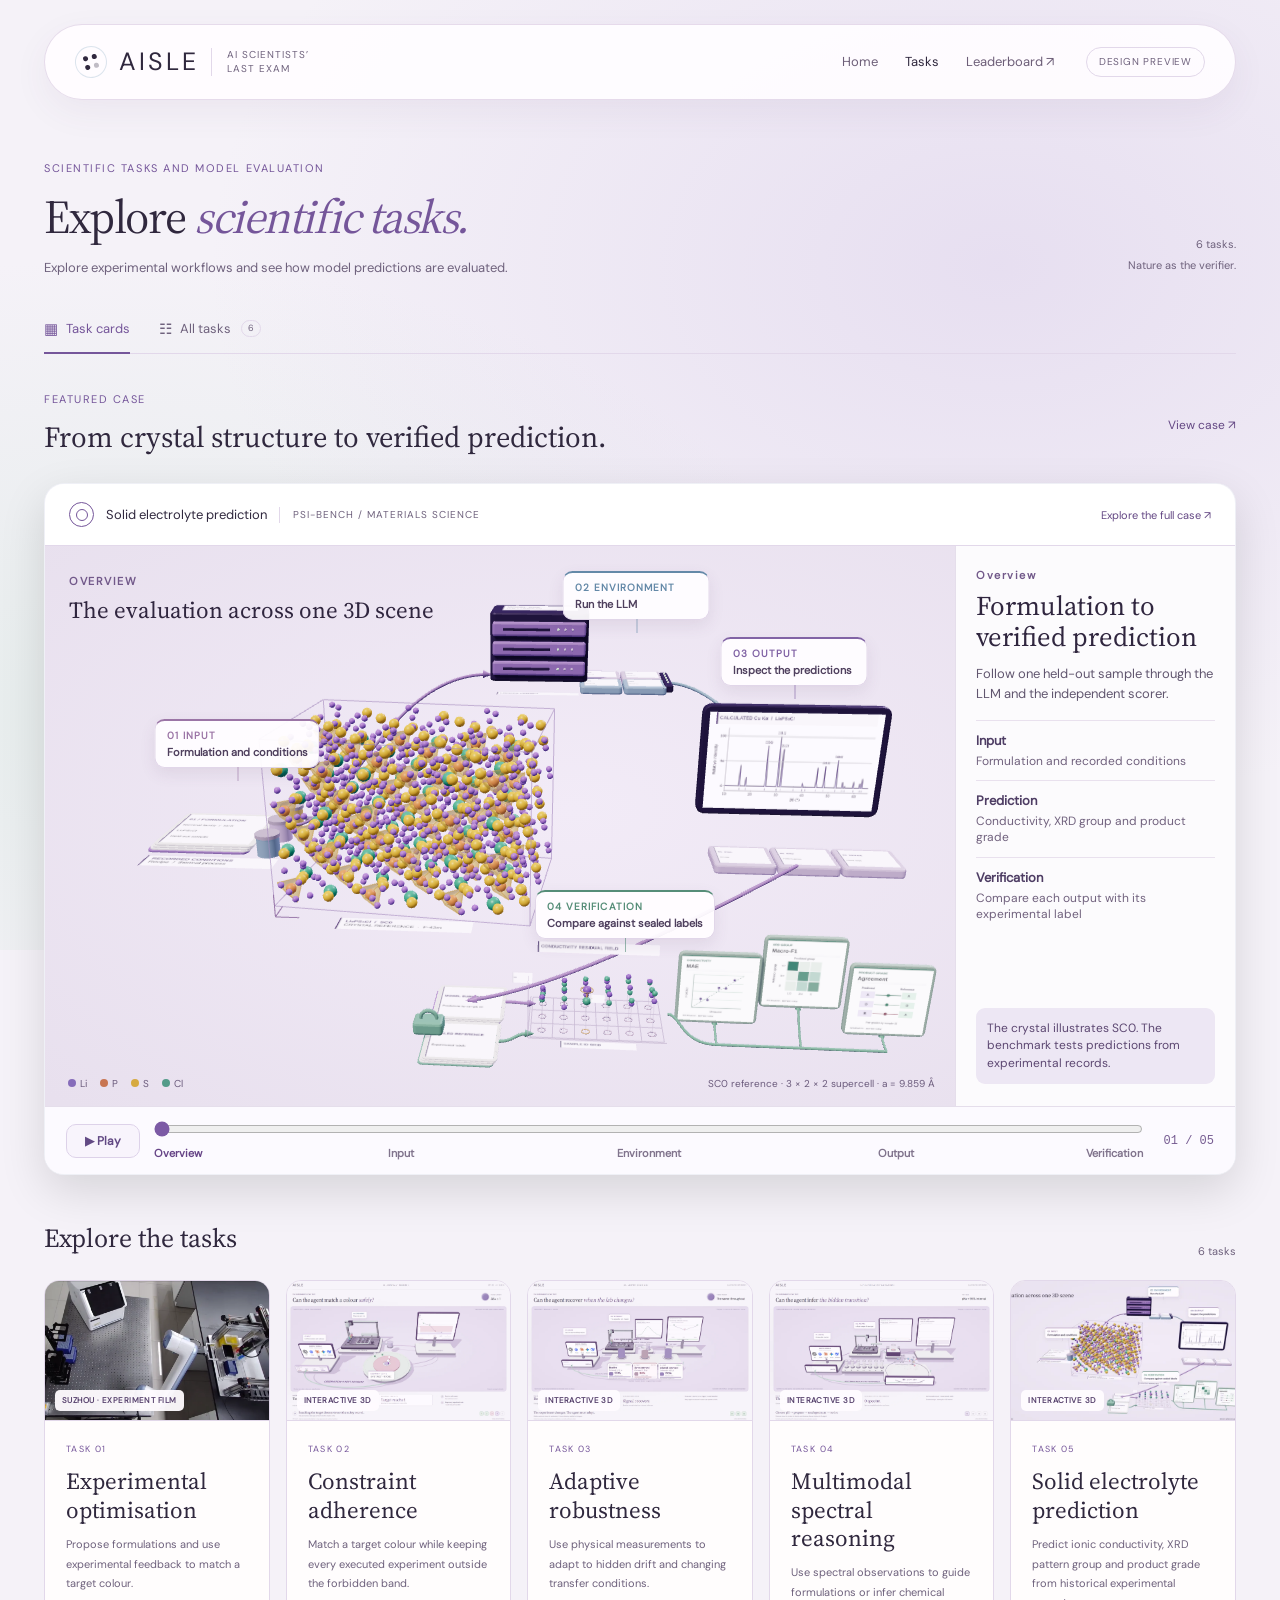
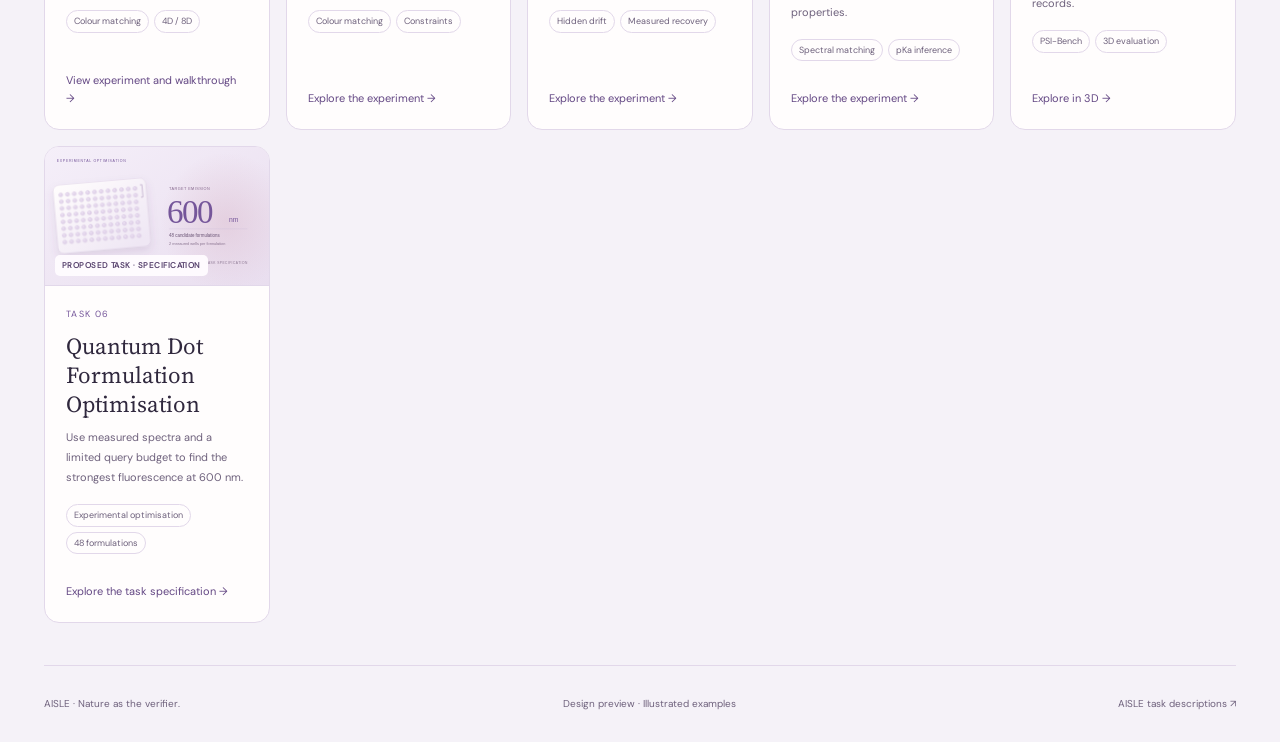
<file: index.html>
<!doctype html>
<html lang="en">
<head>
  <meta charset="utf-8">
  <meta name="viewport" content="width=device-width, initial-scale=1">
  <meta name="theme-color" content="#f5f2f8">
  <title>AISLE task card</title>
  <meta name="description" content="Explore AISLE tasks through illustrated experiments, an interactive solid electrolyte evaluation, and six task cards including quantum dot formulation optimisation.">
  <meta property="og:title" content="AISLE task card">
  <meta property="og:description" content="Explore AISLE tasks through illustrated experiments, an interactive solid electrolyte evaluation, and six task cards including quantum dot formulation optimisation.">
  <meta property="og:type" content="website">
  <meta property="og:image" content="https://yangsen-hub-dot.github.io/AISLE-task-card/assets/suzhou.webp">
  <link rel="stylesheet" href="style.css?v=quantum-dot-spec-1">
  <script src="app.js?v=interactive-20261106" defer></script>
  <link rel="stylesheet" href="assets/solid-feature.css?v=1">
  <script src="assets/solid-feature.js?v=1" defer></script>
</head>
<body data-page="catalog"><div id="app"></div></body>
</html>
</file>
<file: style.css>
@font-face{font-family:DM;src:url('assets/dm-sans.woff2') format('woff2');font-display:swap}
@font-face{font-family:Editorial;src:url('assets/source-serif.woff2') format('woff2');font-display:swap}
:root{color-scheme:light;--bg:#f5f2f8;--paper:#fffdfd;--ink:#30283e;--muted:#6f627d;--line:#e2d8ea;--accent:#75569a;--soft:#eee7f4;--gold:#75569a;--green:#644884;--serif:Editorial,'Songti SC','SimSun',serif;--sans:DM,'Microsoft YaHei',sans-serif}
*{box-sizing:border-box}html{scroll-behavior:smooth}body{margin:0;background:var(--bg);color:var(--ink);font-family:var(--sans);font-size:14px;line-height:1.65;-webkit-font-smoothing:antialiased}body:before{content:'';position:absolute;inset:0 0 auto;height:950px;z-index:-1;background:radial-gradient(ellipse at 78% 28%,#c6b2df4d 0,transparent 56%),radial-gradient(ellipse at 9% 75%,#d5e6de7a 0,transparent 45%);pointer-events:none}button,a,input{ -webkit-tap-highlight-color:transparent}button{font:inherit;cursor:pointer}a{color:inherit;text-decoration:none}button:focus-visible,a:focus-visible,summary:focus-visible{outline:3px solid #9976bc;outline-offset:5px}[hidden]{display:none!important}button{color:inherit}button:disabled{cursor:default}svg{display:block}h1,h2,h3,p{margin:0}.wrap{width:min(1320px,calc(100% - 88px));margin:auto}.header{margin-top:24px;height:76px;padding:0 30px;display:flex;align-items:center;gap:32px;border:1px solid rgba(176,151,194,.32);border-radius:44px;background:rgba(255,253,255,.92);box-shadow:0 12px 35px #5b3a7710}.brand{display:flex;align-items:center;gap:12px}.brandmark{display:grid;grid-template-columns:repeat(2,5px);gap:4px;transform:rotate(-14deg);padding:8px;border:1px solid #b7cbdc80;border-radius:50%;width:32px;height:32px;place-content:center}.brandmark i{width:5px;height:5px;border-radius:50%;background:var(--accent)}.brandmark i:last-child{opacity:.3}.brand strong{font-size:25px;letter-spacing:.12em;font-weight:400}.brand-sub{padding-left:15px;border-left:1px solid var(--line);font-size:10px;line-height:1.4;letter-spacing:.1em;color:var(--muted)}.header nav{display:flex;gap:27px;margin-left:auto;align-items:center}.header nav a{color:#6d5e78;font-size:13px}.header nav a.active{color:var(--accent)}.prototype{padding:6px 12px;border:1px solid var(--line);border-radius:20px;font-size:10px;letter-spacing:.08em;color:var(--muted)}.intro{display:flex;align-items:end;justify-content:space-between;margin:56px auto 25px;gap:20px}.eyebrow{font-size:11px;letter-spacing:.14em;text-transform:uppercase;color:var(--accent);font-weight:400}.intro h1{font-family:var(--serif);font-size:47px;font-weight:400;line-height:1.17;letter-spacing:-1.5px;margin:10px 0 13px}.intro h1 em{font-weight:400;color:var(--accent)}.intro p{color:var(--muted);font-size:13px}.intro-note{color:var(--muted);font-size:11px;text-align:right;line-height:1.9;padding-bottom:3px}.view-tabs{display:flex;gap:29px;border-bottom:1px solid var(--line);margin-bottom:33px}.view-tabs button{background:none;border:0;padding:13px 0 12px;position:relative;font-size:13px;color:var(--muted);display:flex;align-items:center;gap:8px}.view-tabs button[aria-selected=true]{color:var(--accent)}.view-tabs button[aria-selected=true]:after{content:'';position:absolute;height:2px;background:var(--accent);left:0;right:0;bottom:-1px}.view-tabs .tab-icon{font-size:15px}.section-heading{display:flex;align-items:center;justify-content:space-between;gap:18px;margin-bottom:19px}.section-heading h2{font-family:var(--serif);font-size:29px;font-weight:400;line-height:1.45;margin:6px 0}.section-heading p{color:var(--muted);font-size:12px}.small-link{font-size:12px;color:var(--accent);white-space:nowrap;display:inline-flex;gap:14px;align-items:center}.small-link:hover{text-decoration:underline;text-underline-offset:4px}.case{border:1px solid #b9c9d524;border-radius:20px;background:var(--paper);overflow:hidden;box-shadow:0 16px 45px #00000020}.case-top{height:62px;display:flex;align-items:center;padding:0 24px;border-bottom:1px solid var(--line);gap:13px}.case-icon{width:25px;height:25px;border:1px solid var(--accent);border-radius:50%;display:grid;place-items:center}.case-icon:after{content:'';width:10px;height:10px;border:1px solid var(--accent);border-radius:50%}.case-top strong{font-size:13px;font-weight:400}.case-id{font-size:10px;letter-spacing:.1em;color:var(--muted);padding-left:13px;border-left:1px solid var(--line)}.top-actions{margin-left:auto;display:flex;gap:10px;align-items:center}.subtle-btn{border:1px solid var(--line);background:var(--paper);padding:7px 13px;border-radius:30px;font-size:11px;display:inline-flex;align-items:center;gap:7px}.subtle-btn:hover{background:var(--soft)}.status-dot{width:6px;height:6px;display:inline-block;border-radius:50%;background:var(--green);box-shadow:0 0 0 4px #b7cbdc12}.case-body{display:grid;grid-template-columns:minmax(0,1.55fr) minmax(310px,1fr)}.stage{min-height:430px;position:relative;background:radial-gradient(ellipse at 52% 80%,#d3bfeb55,transparent 65%),linear-gradient(115deg,#f1ebf6,#f6f1f8);overflow:hidden;border-right:1px solid var(--line)}.scene-topline{position:absolute;inset:22px 23px auto;display:flex;justify-content:space-between;align-items:center;z-index:2;font-size:10px;letter-spacing:.1em;color:#6f627d}.scene-status{display:flex;gap:7px;align-items:center}.scene-status:before{content:'';width:5px;height:5px;background:#75569a;border-radius:50%}.scene-title{position:absolute;top:51px;left:23px;font-family:var(--serif);font-size:21px;z-index:2;font-weight:400}.scene-svg{width:100%;height:auto;min-height:430px;overflow:visible}.scene-svg text{font-family:var(--sans)}.scene-caption{position:absolute;bottom:16px;left:23px;color:#6f627d;font-size:10px}.hotspot{position:absolute;border:1px solid #b9c9d538;background:#fffcffed;box-shadow:0 8px 22px #00000026;border-radius:10px;padding:10px 14px;text-align:left;min-width:146px;transition:transform .2s,border-color .2s,box-shadow .2s}.hotspot:hover{transform:translateY(-3px);border-color:#d2b58b80}.hotspot small{color:#75569a;font-size:9px;letter-spacing:.1em;display:block}.hotspot strong{font-size:12px;font-weight:400;display:block;margin:2px 0}.hotspot span{font-size:10px;color:var(--muted)}.hotspot.active{border-color:#75569a;box-shadow:0 0 0 3px #d2b58b18}.hotspot:after{content:'↗';position:absolute;right:12px;top:9px;color:#75569a;font-size:11px}.hotspot-input{top:111px;left:5%}.hotspot-action{top:92px;right:6%}.hotspot-feedback{bottom:58px;left:6%}.hotspot-verify{bottom:68px;right:5%}.scene-svg .node{opacity:.68;transition:opacity .4s}.scene-svg[data-phase=overview] .node,.scene-svg[data-phase=input] .node-input,.scene-svg[data-phase=action] .node-action,.scene-svg[data-phase=feedback] .node-feedback,.scene-svg[data-phase=verify] .node-verify{opacity:1}.scene-svg .flow-line{stroke:#92adcc55;stroke-width:1;fill:none}.scene-svg .active-line{stroke:#75569a;stroke-width:1.7;stroke-dasharray:5 6}.side{padding:27px 28px 22px;display:flex;flex-direction:column;min-height:430px}.side-index{font-size:10px;letter-spacing:.14em;color:var(--accent)}.side h3{font-family:var(--serif);font-size:28px;font-weight:400;margin:9px 0 8px;line-height:1.4}.side-copy{font-size:12px;line-height:1.9;color:#6d5e78;max-width:400px;min-height:45px}.facts{margin:22px 0 17px;border-top:1px solid var(--line)}.fact{display:grid;grid-template-columns:85px 1fr;gap:14px;padding:12px 0;border-bottom:1px solid var(--line);font-size:11px}.fact dt{color:#6f627d}.fact dd{margin:0;color:#30283e}.side-foot{margin-top:auto;display:flex;align-items:center;justify-content:space-between;gap:10px}.side-note{font-size:10px;color:#6f627d;max-width:215px}.text-btn{background:transparent;border:0;color:var(--accent);padding:5px 0;font-size:11px;white-space:nowrap}.text-btn:hover{text-decoration:underline;text-underline-offset:4px}.case-bottom{display:flex;align-items:center;justify-content:space-between;padding:15px 20px;border-top:1px solid var(--line);gap:15px}.steps{display:flex;gap:3px;align-items:center;padding:4px;border:1px solid var(--line);background:#f5f2f8;border-radius:30px}.steps button{border:0;background:transparent;color:#6f627d;border-radius:22px;padding:8px 15px;font-size:11px;white-space:nowrap}.steps button small{font-size:9px;margin-right:5px;opacity:.7}.steps button[aria-pressed=true]{color:var(--accent);background:var(--paper);box-shadow:0 1px 5px #00000022}.step-progress{font-size:10px;color:#6f627d;letter-spacing:.06em}.primary-btn{display:inline-flex;align-items:center;justify-content:center;gap:24px;border:0;background:var(--accent);color:#30283e;border-radius:30px;padding:11px 21px;font-size:12px}.primary-btn:hover{background:#e7dcf0}.case-caption{display:flex;justify-content:space-between;align-items:center;margin:11px 3px 0;font-size:10px;color:#6f627d;gap:20px}.catalog-section{margin-top:55px}.catalog-head{display:flex;justify-content:space-between;align-items:end;margin-bottom:20px}.catalog-head h2{font-family:var(--serif);font-weight:400;font-size:27px}.catalog-head p{font-size:11px;color:var(--muted)}.card-grid{display:grid;grid-template-columns:1fr 1fr;gap:28px}.task-card{display:grid;grid-template-columns:1fr 1.05fr;background:var(--paper);border:1px solid var(--line);border-radius:16px;overflow:hidden;transition:transform .25s,box-shadow .25s}.task-card:hover{transform:translateY(-4px);box-shadow:0 14px 35px #00000030}.card-image{position:relative;min-height:236px;background:#f1ebf6;overflow:hidden}.card-image img{width:100%;height:100%;object-fit:cover;position:absolute;transition:transform .4s}.task-card:hover img{transform:scale(1.04)}.card-image:after{content:'';position:absolute;inset:0;background:linear-gradient(0deg,#6f567b70,transparent 50%)}.image-label{position:absolute;z-index:1;left:17px;bottom:16px;color:#30283e;font-size:10px;letter-spacing:.07em}.play-disc{position:absolute;top:16px;right:16px;width:30px;height:30px;border-radius:50%;background:#fffcffe0;display:grid;place-items:center;color:#30283e;font-size:10px}.card-content{padding:24px;display:flex;flex-direction:column}.card-content .eyebrow{font-size:9px;letter-spacing:.08em}.card-content h3{font-family:var(--serif);font-weight:400;font-size:24px;margin:9px 0}.card-content p{font-size:11px;color:var(--muted);line-height:1.9}.card-tags{display:flex;gap:7px;margin:18px 0;font-size:9px;color:#6f627d}.card-tags span{border:1px solid var(--line);padding:3px 8px;border-radius:20px}.card-cta{font-size:11px;color:var(--accent);margin-top:auto;display:flex;justify-content:space-between;align-items:center}.editorial-note{padding:18px 8px 18px 27px;display:flex;flex-direction:column;justify-content:center}.editorial-note .eyebrow{font-size:10px}.editorial-note h3{font-family:var(--serif);font-weight:400;font-size:27px;line-height:1.6;margin:10px 0 14px}.editorial-note p{max-width:400px;color:var(--muted);font-size:12px;line-height:1.9}.loop-words{display:flex;gap:13px;font-size:10px;align-items:center;color:#644884;margin-top:21px}.loop-words i{font-style:normal;color:#7d698b}.site-footer{display:flex;justify-content:space-between;padding:30px 0;margin-top:55px;border-top:1px solid var(--line);font-size:10px;color:#6f627d;gap:20px}.site-footer a:hover{color:var(--accent)}.list-intro{margin:22px 0 20px;color:var(--muted);font-size:13px}.task-list{border:1px solid var(--line);background:var(--paper);border-radius:15px;overflow:hidden}.list-head,.list-row{display:grid;grid-template-columns:minmax(0,1fr) 140px 100px;gap:20px;padding:17px 24px;align-items:center}.list-head{font-size:10px;color:var(--muted);background:#f1ebf6;border-bottom:1px solid var(--line)}.list-row{padding-top:25px;padding-bottom:25px}.list-row:hover{background:#f1ebf6}.list-row strong{font-size:15px;font-weight:400}.list-row p{font-size:11px;color:var(--muted);margin-top:5px}.list-row .list-category{font-size:11px;color:var(--accent)}.list-row .list-budget{font-size:11px}.detail-intro{margin-top:34px}.back-link{font-size:11px;color:var(--muted);display:inline-block;margin-bottom:24px}.back-link:hover{color:var(--accent)}.detail-title{font-family:var(--serif);font-size:47px;line-height:1.4;font-weight:400;margin:11px 0}.detail-title em{color:var(--accent);font-style:normal}.detail-description{font-size:13px;color:var(--muted);max-width:650px;margin-bottom:23px}.meta-row{display:flex;gap:25px;flex-wrap:wrap;font-size:10px;color:#6f627d;margin-bottom:29px}.meta-row span+span{padding-left:24px;border-left:1px solid #e2d8ea}.detail-layout{display:grid;grid-template-columns:190px minmax(0,1fr);gap:52px;margin-top:50px}.toc{display:flex;flex-direction:column;gap:14px;font-size:11px;color:var(--muted);padding-top:6px;align-self:start;position:sticky;top:24px}.toc a:first-child{color:var(--accent)}.detail-section{padding-bottom:32px;margin-bottom:30px;border-bottom:1px solid var(--line);scroll-margin-top:25px}.detail-section h2{font-family:var(--serif);font-size:28px;font-weight:400;margin-bottom:15px}.detail-section p{color:#6d5e78;font-size:12px;line-height:2;max-width:850px}.io-grid{display:grid;grid-template-columns:1fr 1fr;gap:30px;margin-top:23px}.io-item{border-top:1px solid #c9d6e530;padding:15px 0 5px}.io-item .eyebrow{font-size:10px}.io-item h3{font-size:14px;font-weight:400;margin:6px 0}.io-item p{font-size:11px}.source-links{display:flex;gap:22px;flex-wrap:wrap;margin-top:20px}.source-links a{font-size:11px;color:var(--accent);text-decoration:underline;text-underline-offset:4px}.source-detail{border-top:1px solid var(--line);margin-top:22px;padding-top:17px}.source-detail summary{cursor:pointer;font-size:11px;color:var(--muted)}.source-detail p{margin-top:12px;font-size:11px}.video-dialog{width:min(1000px,calc(100% - 32px));border:1px solid var(--line);border-radius:18px;padding:0;background:var(--paper);color:var(--ink);box-shadow:0 30px 90px #00000066}.video-dialog::backdrop{background:#6556778c;backdrop-filter:blur(8px)}.dialog-head{display:flex;align-items:center;justify-content:space-between;padding:17px 22px}.dialog-head strong{font-size:13px;font-weight:400}.close-btn{border:1px solid var(--line);background:var(--paper);border-radius:50%;width:32px;height:32px;font-size:19px}.video-dialog video{width:100%;display:block;background:#f5f2f8;max-height:65vh}.dialog-caption{padding:14px 22px;color:var(--muted);font-size:11px}.media-error{padding:12px 22px;color:#9e4e64}.case:fullscreen{background:var(--bg);display:flex;flex-direction:column;border-radius:0;overflow:auto}.case:fullscreen .case-body{flex:1}.case:fullscreen .stage{display:grid;place-items:center}.case:fullscreen .scene-svg{max-height:700px}.case:fullscreen .side{justify-content:center}.case:fullscreen .facts{margin-top:35px}.case:fullscreen .side-foot{margin-top:35px}
@media(min-width:1550px){.stage,.side{min-height:460px}.scene-svg{min-height:460px}.hotspot-input{top:120px}.hotspot-action{top:105px}.hotspot-feedback{bottom:68px}.hotspot-verify{bottom:78px}}
@media(max-width:1100px){.wrap{width:calc(100% - 48px)}.brand-sub{display:none}.case-body{grid-template-columns:1.25fr 1fr}.side{padding:24px 22px}.side h3{font-size:25px}.hotspot{min-width:123px;padding:8px 10px}.hotspot-input{left:3%;top:109px}.hotspot-action{right:3%;top:94px}.hotspot-feedback{left:3%}.hotspot-verify{right:3%}.steps button{padding:8px 11px}.step-progress{display:none}.card-grid{grid-template-columns:1.3fr 1fr}.task-card{grid-template-columns:1fr}.card-image{min-height:170px}.card-content{padding:20px}.editorial-note{padding:20px}.scene-title{font-size:19px}}
@media(max-width:760px){.wrap{width:calc(100% - 32px)}.header{margin-top:14px;padding:0 19px;height:63px;gap:15px}.brand strong{font-size:21px}.brandmark{width:27px;height:27px}.header nav{gap:16px}.header nav a{font-size:11px}.header nav a:first-child{display:none}.prototype{display:none}.intro{margin-top:34px}.intro h1{font-size:37px}.intro p{font-size:12px}.intro-note{display:none}.section-heading{align-items:start}.section-heading h2{font-size:24px}.section-heading .small-link{display:none}.case-body{grid-template-columns:1fr}.stage{border-right:0;border-bottom:1px solid var(--line);min-height:375px}.scene-svg{min-height:375px;height:auto;aspect-ratio:720/430}.side{min-height:340px;padding:23px}.side h3{font-size:27px}.side-copy{max-width:none;min-height:0}.facts{margin-top:18px}.fact{padding:10px 0}.case-top{padding:0 15px;height:55px}.case-id{font-size:9px}.case-top strong{font-size:11px}.top-actions .source-button{display:none}.top-actions{gap:6px}.subtle-btn{padding:6px 10px;font-size:10px}.case-bottom{flex-wrap:wrap;padding:13px;gap:12px}.steps{width:100%;justify-content:space-between}.steps button{padding:8px 12px}.primary-btn{margin-left:auto;padding:9px 18px;font-size:11px}.step-progress{display:block}.case-caption{align-items:start;font-size:9px}.case-caption .small-link{font-size:10px}.hotspot-input{top:100px;left:5%}.hotspot-action{top:85px;right:5%}.hotspot-feedback{bottom:50px;left:5%}.hotspot-verify{bottom:60px;right:5%}.scene-topline{top:18px}.scene-title{top:43px}.card-grid{grid-template-columns:1fr}.task-card{grid-template-columns:1fr 1.05fr}.card-image{min-height:240px}.editorial-note{display:none}.catalog-section{margin-top:35px}.catalog-head h2{font-size:25px}.site-footer{margin-top:35px;flex-direction:column;gap:8px}.detail-title{font-size:34px}.detail-layout{grid-template-columns:1fr;margin-top:35px;gap:25px}.toc{flex-direction:row;flex-wrap:wrap;gap:20px;position:static}.io-grid{gap:20px}.list-head,.list-row{grid-template-columns:minmax(0,1fr) 90px;gap:15px;padding-left:16px;padding-right:16px}.list-budget{display:none}.meta-row{gap:14px}.meta-row span+span{padding-left:14px}.detail-description{font-size:12px}}
@media(max-width:420px){.wrap{width:calc(100% - 24px)}.header nav{gap:12px}.header nav a:nth-child(3){display:none}.section-heading h2{font-size:22px}.case-id{display:none}.case-body{display:block}.stage{min-height:345px}.scene-svg{min-height:345px}.scene-title{font-size:17px}.hotspot{min-width:112px;padding:8px}.hotspot strong{font-size:11px}.hotspot span{font-size:9px}.hotspot:after{right:8px}.hotspot-input{top:89px}.hotspot-action{top:85px}.hotspot-feedback{bottom:48px}.hotspot-verify{bottom:48px}.scene-caption{font-size:9px;left:16px;bottom:12px}.steps button{padding:7px 9px;font-size:10px}.steps button small{margin-right:3px}.card-grid{display:block}.task-card{grid-template-columns:1fr}.card-image{min-height:190px}.card-content{padding:21px}.io-grid{grid-template-columns:1fr}.catalog-head p{font-size:10px}.intro h1{font-size:33px}}
@media(prefers-reduced-motion:reduce){*{scroll-behavior:auto!important;transition:none!important;animation:none!important}}
/* Keep the English edition comfortable at every viewport. */
.list-destination{display:inline-block;margin-top:8px;font-size:10px;letter-spacing:.02em;color:var(--accent)}
.list-row+.list-row{border-top:1px solid var(--line)}
.list-criterion{font-size:11px;color:#644884;overflow-wrap:anywhere}
.list-scope{margin:16px 2px 0;color:var(--muted);font-size:11px;max-width:820px}
.list-category{overflow-wrap:anywhere}
.side-copy,.fact dd,.side-note,.side-index{overflow-wrap:anywhere}
.fact{grid-template-columns:88px minmax(0,1fr)}
.side-index{line-height:1.7}
.hotspot{max-width:185px;padding-right:23px}
.hotspot strong{font-size:11px}
.hotspot span{font-size:9px}
.steps{flex-wrap:wrap}
.step-progress{display:none}
.case-bottom{flex-wrap:wrap}
.scene-title{max-width:calc(100% - 46px);font-size:20px}
.case-top{flex-wrap:wrap;height:auto;min-height:62px;padding-top:12px;padding-bottom:12px}
.top-actions{flex-wrap:wrap}
.card-tags{flex-wrap:wrap}
.card-content h3{line-height:1.35}
.side-foot{flex-wrap:wrap}
.scene-status{font-size:9px;letter-spacing:.02em}
.scene-caption{max-width:calc(100% - 40px)}
.list-head,.list-row{grid-template-columns:minmax(0,1fr) 145px 115px}
@media(max-width:1100px){.steps button{padding:8px 9px}.hotspot{max-width:160px}.scene-title{font-size:18px}.hotspot-input{left:3%}.hotspot-action{right:3%}}
@media(max-width:760px){.hotspot{max-width:160px}.steps{justify-content:flex-start}.steps button{padding:8px 10px}.step-progress{display:none}.case-top .case-id{display:none}.case-top strong{font-size:12px}.case-caption{flex-wrap:wrap;gap:5px}.case-caption .small-link{margin-left:auto}.list-head,.list-row{grid-template-columns:minmax(0,1fr) 110px}.list-budget{display:none}.scene-title{font-size:19px}.meta-row{row-gap:8px}}
@media(max-width:420px){.scene-topline{left:16px;right:16px;font-size:8px;letter-spacing:.04em}.scene-status{font-size:8px}.scene-title{font-size:17px;left:16px}.hotspot{min-width:0;width:44%;max-width:150px;padding:8px 17px 8px 9px}.hotspot strong{font-size:10px}.hotspot span{font-size:8px}.hotspot-input,.hotspot-feedback{left:4%}.hotspot-action,.hotspot-verify{right:4%}.steps button{padding:7px 8px;font-size:10px}.steps button small{display:none}.header{padding:0 15px}.brand strong{font-size:19px}.brand{gap:9px}.header nav{gap:12px}.header nav a:nth-child(3){display:none}.case-top{gap:8px}.case-top strong{font-size:11px}.case-icon{width:21px;height:21px}.subtle-btn{padding:6px 8px}.top-actions{gap:5px}.side-note{max-width:100%}.io-item h3{font-size:13px}}
@media(max-width:760px){.list-row>.list-criterion{grid-column:1/-1;font-size:11px;border-top:1px solid #e2d8ea;padding-top:9px}.list-head>.list-criterion{display:none}.list-row{row-gap:12px}.list-row p{font-size:11px}.list-row .list-category{font-size:10px}}

/* Light lavender palette shared by the catalogue and case pages. */
::selection{background:#e3d7f1;color:var(--ink)}
.header nav a.active{color:var(--ink)}
.intro h1 em,.detail-title em{color:#75569a}
.small-link,.text-btn,.source-links a,.card-cta,.list-destination{color:#644884}
.primary-btn{background:#eee5f5;color:#563a79;border:1px solid #ba9ed2}
.primary-btn:hover{background:#e7dbf1;border-color:#9976bc}
.steps button[aria-pressed=true]{background:#e8dff2;color:#30283e;box-shadow:inset 0 0 0 1px #b7cbdc28}
.hotspot.active{border-color:#d2b58b99;box-shadow:0 0 0 3px #d2b58b12}
.hotspot span{color:#6d5e78}
.brandmark i{background:#30283e}
.side-index,.eyebrow{color:#75569a}
.stage{background:radial-gradient(ellipse at 52% 80%,#d9cce959,transparent 68%),linear-gradient(115deg,#f1ebf6,#f7f3fa)}
.scene-svg .node{opacity:.85}
.scene-svg .flow-line{stroke:#92adcc66}
.scene-svg .active-line{stroke:#d2b58b99}
.scene-svg text{fill:#644884}
.case,.task-list,.task-card{background:#fffdfd}
.list-head{background:#f7f3fa}
.list-row:hover{background:#f0e8f6}
.list-row .list-category{color:#644884}
.side-note{color:#6f627d}
.play-disc{border:1px solid #b7cbdc44;color:#30283e}
.scene-status:before{background:#75569a}

/* Compact task catalogue and animated experimental case. */
.case-top{flex-wrap:wrap;gap:12px}
.film-trigger{margin-left:auto}
.case-body{grid-template-columns:minmax(0,1.65fr) minmax(300px,1fr)}
.stage{min-height:440px;display:flex;align-items:center}
.scene-svg{width:100%;height:auto;min-height:0;aspect-ratio:720 / 430;overflow:visible}
.scene-svg text{font-family:var(--sans);fill:#644884}
.scene-svg .scene-label{font-size:10px;letter-spacing:1.3px}
.scene-svg .component-label{font-size:12px;fill:#30283e}
.scene-topline{top:22px;left:24px;right:24px;pointer-events:none}
.scene-caption{bottom:18px;left:24px;right:24px;max-width:none;display:flex;justify-content:space-between;gap:12px;font-size:10px}
.scene-caption span:last-child{opacity:.65}
.side{min-height:440px;padding:30px 30px 25px}
.side>.eyebrow{font-size:9px;letter-spacing:.12em}
.side h3{font-size:32px;line-height:1.22;margin:15px 0 12px}
.side-copy{min-height:0;font-size:12px;line-height:1.8}
.case-stats{display:flex;gap:33px;margin:24px 0;padding-bottom:22px;border-bottom:1px solid var(--line)}
.case-stats>div{display:flex;flex-direction:column;gap:2px}
.case-stats strong{font-family:var(--serif);font-size:29px;font-weight:400;line-height:1.2;color:#75569a}
.case-stats span{font-size:10px;color:var(--muted)}
.phase-copy{min-height:102px;margin-bottom:15px}
.phase-copy h4{font-size:14px;font-weight:500;margin:8px 0 5px}
.phase-copy p{font-size:11px;color:var(--muted);line-height:1.75;max-width:350px}
.side>.small-link{font-size:11px;margin-top:auto;align-self:flex-start}
.case-bottom{padding:12px 19px;gap:10px}
.steps{gap:2px;flex-wrap:nowrap;padding:3px}
.steps button{padding:8px 12px;font-size:11px}
.playback{display:flex;align-items:center;gap:9px;margin-left:auto}
.playback .subtle-btn{min-width:80px;justify-content:center}
.restart-btn{border:1px solid var(--line);background:transparent;width:31px;height:31px;border-radius:50%;font-size:19px;color:var(--muted)}
.restart-btn:hover{color:var(--ink);border-color:#b7cbdc77}
.animation-track{height:2px;background:#b7cbdc10}
.animation-track span{display:block;height:100%;width:100%;background:#75569a;transform:scaleX(0);transform-origin:left}
.catalog-section{margin-top:42px}
.catalog-head h2,.list-heading h2{font-family:var(--serif);font-size:26px;font-weight:400}
.card-grid{display:grid;grid-template-columns:repeat(4,minmax(0,1fr));gap:16px}
.task-card{display:flex;flex-direction:column;min-width:0;border-radius:15px;transition:transform .2s,border-color .2s}
.task-card:hover{transform:translateY(-4px);border-color:#b7cbdc66}
.card-art{background:radial-gradient(ellipse at 50% 100%,#92adcc10,transparent 80%);border-bottom:1px solid var(--line);padding:12px 0}
.card-art svg{width:100%;height:auto}
.card-content{padding:21px;flex:1}
.card-content .eyebrow{font-size:9px;letter-spacing:.15em}
.card-content h3{font-size:23px;line-height:1.25;min-height:58px;margin:10px 0}
.card-content p{font-size:11px;line-height:1.8}
.card-tags{display:flex;flex-wrap:wrap;gap:5px;margin:16px 0 20px}
.card-tags span{font-size:9px;padding:3px 7px}
.card-cta{padding-top:8px;font-size:11px}
.tab-count{font-size:9px;border:1px solid var(--line);border-radius:20px;padding:0 6px;margin-left:2px}
.list-heading{display:flex;align-items:center;justify-content:space-between;margin:24px 0 18px}
.list-heading>span{font-size:11px;color:var(--muted)}
.list-row{grid-template-columns:30px minmax(0,1fr) 165px 20px;gap:24px;padding:30px 27px}
.list-number{font-size:11px;color:#75569a;align-self:start;padding-top:4px}
.list-main strong{font-family:var(--serif);font-size:23px;font-weight:400}
.list-main p{font-size:12px;line-height:1.8;max-width:650px;margin-top:7px}
.list-tags{display:flex;flex-direction:column;gap:6px;font-size:11px;color:#644884}
.list-arrow{font-size:20px;color:#644884}
.detail-intro{margin:30px 0 27px}
.detail-title{font-size:40px;line-height:1.23;margin:12px 0 15px}
.detail-description{margin-bottom:0}
.back-link{margin-bottom:22px}
.site-footer{margin-top:42px}
@media(min-width:1550px){.stage,.side{min-height:460px}.scene-svg{min-height:0}}
@media(max-width:1100px){
 .case-body{grid-template-columns:minmax(0,1.5fr) minmax(280px,1fr)}
 .side{padding:25px 23px}.side h3{font-size:29px}
 .card-grid{grid-template-columns:repeat(2,minmax(0,1fr));gap:20px}
 .card-content h3{min-height:0}.card-art{padding:5px 25px}
 .scene-topline{font-size:8px}.scene-status{font-size:8px}
}
@media(max-width:760px){
 .case-body{grid-template-columns:1fr}.stage{min-height:0;padding:32px 0 29px;border-right:0}
 .scene-svg{min-height:0}.scene-topline{left:18px;right:18px;top:16px}
 .scene-caption{left:18px;right:18px;bottom:13px;font-size:9px}
 .side{min-height:0;padding:24px}.side h3 br,.side-copy br{display:none}
 .side h3{font-size:29px;line-height:1.3}.side h3 br:after{content:' '}
 .case-stats{margin:18px 0;gap:35px;padding-bottom:17px}
 .case-stats>div{flex-direction:row;align-items:baseline;gap:7px}
 .case-stats strong{font-size:25px}.phase-copy{min-height:85px;margin-bottom:15px}
 .case-bottom{padding:12px;gap:12px}.steps{width:auto;justify-content:flex-start}
 .steps button{padding:8px 10px}.playback{margin-left:auto}
 .card-art{padding:10px 0}.card-content{padding:19px}
 .list-row{grid-template-columns:22px minmax(0,1fr) 18px;gap:13px;padding:23px 19px}
 .list-tags{grid-column:2;grid-row:2;flex-direction:row;flex-wrap:wrap;gap:15px;font-size:10px}
 .list-arrow{grid-column:3;grid-row:1}.list-main strong{font-size:22px}
 .list-main p{font-size:11px}.detail-title{font-size:34px}
}
@media(max-width:480px){
 .card-grid{display:grid;grid-template-columns:1fr;gap:17px}.card-art{padding:0 18px}
 .card-content h3{font-size:25px;min-height:0}.card-content p{font-size:12px}
 .case-top{padding:12px;gap:8px}.case-top strong{font-size:11px}.film-trigger{font-size:10px;padding:6px 9px}
 .case-top .case-id{display:none}.case-bottom{justify-content:center}.steps{width:100%;justify-content:space-between}
 .steps button{font-size:10px;padding:7px 9px}.steps button small{display:none}
 .playback{margin:0 0 0 auto}.side{padding:21px}.side h3{font-size:27px}
 .side>.eyebrow{font-size:8px}.case-stats{gap:25px}.case-stats span{font-size:9px}
 .scene-caption{font-size:8px;left:12px;right:12px}.scene-topline{left:12px;right:12px;font-size:7px}.scene-status{font-size:7px}
 .list-heading h2{font-size:25px}.list-main strong{font-size:21px}.detail-title{font-size:29px}
}

/* Illustrated colour-matching video inside the featured case. */
.stage.stage--video{display:flex;min-width:0;flex-direction:column;align-items:stretch;justify-content:center;gap:12px;padding:19px;background:#eeebf3}
.workflow-label,.workflow-caption{display:flex;justify-content:space-between;align-items:center;gap:12px;color:#64546f;font-size:11px}
.workflow-label>span:first-child{font-weight:700;letter-spacing:.1em}
.workflow-label>span:last-child,.workflow-caption a{white-space:nowrap}
.workflow-caption a{color:#5d4081;text-decoration:underline;text-underline-offset:2px}
.stage--video video{display:block;width:100%;height:auto;aspect-ratio:8/5;background:#f5f1f8;border:1px solid #d7cde2;border-radius:10px}
@media(max-width:480px){
 .stage.stage--video{padding:12px;gap:8px}
 .workflow-label,.workflow-caption{font-size:9px}
}

/* Cards use stills from the case videos and the 3D evaluation. */
.card-art{padding:0;aspect-ratio:8 / 5;overflow:hidden;background:#eee7f4}
.card-art img{display:block;width:100%;height:100%;object-fit:cover}
.card-content{display:flex;flex-direction:column}
.card-cta{margin-top:auto}
.task-film{max-width:1100px}
.task-film video{max-height:72vh;object-fit:contain}
.case-source-note{max-width:1100px;margin:14px 0 0;color:var(--muted);font-size:11px;line-height:1.8}
body[data-task=constraints] .task-film video{aspect-ratio:43/27}
@media(min-width:1240px){.card-grid{grid-template-columns:repeat(5,minmax(0,1fr))}}

.card-art{position:relative}
.cover-source{position:absolute;left:10px;bottom:9px;padding:4px 7px;border-radius:5px;background:#fffcfff2;color:#58436e;font-size:8px;font-weight:700;letter-spacing:.055em}
.research-film{max-width:1100px;margin-bottom:23px}
.research-film video{max-height:72vh;object-fit:contain}
.colour-case .case-body{grid-template-columns:minmax(0,2.65fr) minmax(255px,1fr)}
.colour-case .side{min-height:0}
.stage.workflow-stage{display:flex;min-width:0;min-height:0;flex-direction:column;align-items:stretch;justify-content:center;gap:12px;padding:19px;background:#eeebf3}
.workflow-frame{position:relative;aspect-ratio:8/5;overflow:hidden;border:1px solid #d7cde2;border-radius:10px;background:#f5f1f8}
.workflow-frame iframe,.workflow-frame img{display:block;width:100%;height:100%;border:0}
.colour-controls{display:grid;grid-template-columns:auto minmax(0,1fr) auto;gap:16px;align-items:center}
.colour-timeline{display:grid;gap:5px}
#workflow-scrub{width:100%;margin:0;accent-color:#7958a0;cursor:ew-resize}
#workflow-scrub:focus-visible{outline:2px solid #9976bc;outline-offset:2px}
.colour-steps{display:grid;grid-template-columns:repeat(5,minmax(0,1fr));gap:4px}
.colour-steps button{padding:4px 2px;border:0;border-radius:6px;background:none;font-size:11px;color:#6f627d}
.colour-steps button[aria-pressed="true"]{font-weight:600;color:#5e3d7c;background:#f0e8f6}
#workflow-count{white-space:nowrap;color:#6f627d;font-size:10px;font-variant-numeric:tabular-nums}
@media(max-width:760px){
 .colour-case .case-body{grid-template-columns:1fr}
 .colour-controls{gap:9px}
}
@media(max-width:480px){
 .stage.workflow-stage{padding:10px;gap:8px}
 .colour-controls{grid-template-columns:auto minmax(0,1fr)}
 .colour-steps button{font-size:10px}
 #workflow-count{display:none}
}

.workflow-target{display:flex;align-items:center;gap:7px}
.workflow-target i{width:10px;height:10px;border-radius:50%;background:#9a82bb;box-shadow:0 0 0 2px #fff}
.workflow-hotspots{position:absolute;inset:0;pointer-events:none}
.workflow-stage:not([data-stage="0"]) .workflow-hotspots{display:none}
.workflow-hotspot{position:absolute;pointer-events:auto;display:grid;gap:2px;text-align:left;padding:5px 8px;border:1px solid #ded1e6;border-top:2px solid #a58cbe;border-radius:8px;background:#fffdfbf2;box-shadow:0 5px 13px #50396a21;color:#4a3c55;line-height:1.25}
.workflow-hotspot:hover{background:#fff;box-shadow:0 5px 16px #50396a4a}
.workflow-hotspot span{text-transform:uppercase;letter-spacing:.07em;color:#745391;font-size:8px}
.workflow-hotspot strong{font-weight:600;font-size:10px}
.workflow-hotspot--1{left:7%;top:38%}
.workflow-hotspot--2{left:47%;top:32%}
.workflow-hotspot--3{right:5%;top:41%}
.workflow-hotspot--4{left:41%;bottom:15%;border-top-color:#6b9f91}
.workflow-hotspot--4 span{color:#4c7d6f}
#workflow-play{min-width:69px;justify-content:center;border-radius:9px;background:#f6eff9;color:#654787}
@media(max-width:650px){.workflow-hotspots{display:none}}
@media(max-width:480px){#workflow-play{min-width:52px}.colour-steps button{font-size:9px}}
</file>
<file: assets/solid-feature.css>
.solid-feature{background:#f8f5fb}
.solid-feature .case-top{background:#fff;min-height:62px}
.solid-open{margin-left:auto;font-size:11px}
.solid-feature-body{position:relative;min-height:580px;background:#eee8f3}
.solid-feature-body iframe{display:block;width:100%;height:655px;border:0;opacity:0;transition:opacity .2s}
.solid-feature-body.ready iframe{opacity:1}
.solid-feature-poster{position:absolute;inset:0;display:grid;place-items:center;background:#f2ecf7;z-index:1}
.solid-feature-poster img{width:100%;height:100%;object-fit:contain}
.solid-feature-poster span{position:absolute;bottom:26px;padding:12px 21px;border:1px solid #d6c6e3;border-radius:24px;background:#fffcfff2;color:#674a80;font-size:12px}
.solid-feature-body.ready .solid-feature-poster{display:none}
.solid-feature-body.fallback iframe{display:none}
@media(max-width:850px){.solid-feature-body{min-height:500px}.solid-feature-body iframe{height:910px}.solid-open{font-size:10px}.solid-feature .case-top .case-id{display:none}}
@media(prefers-reduced-motion:reduce){.solid-feature-body iframe{transition:none}}
</file>
